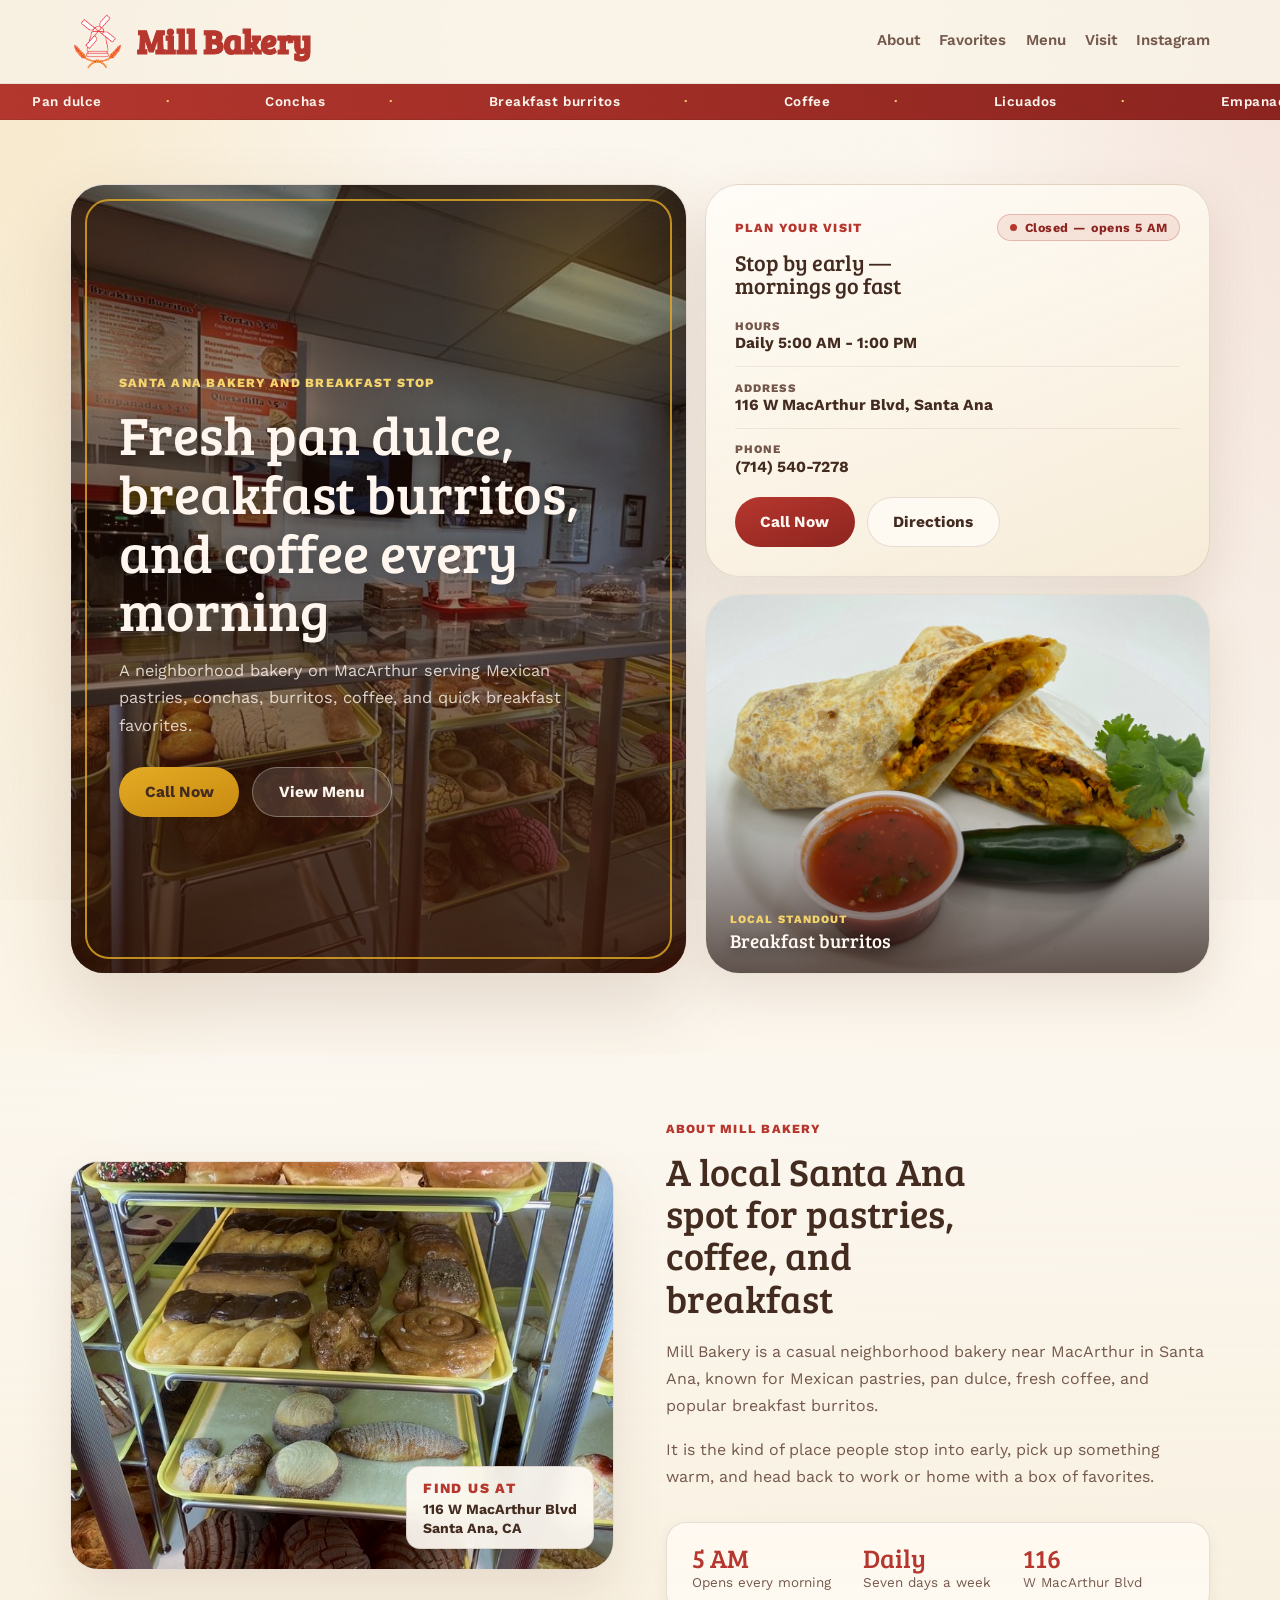
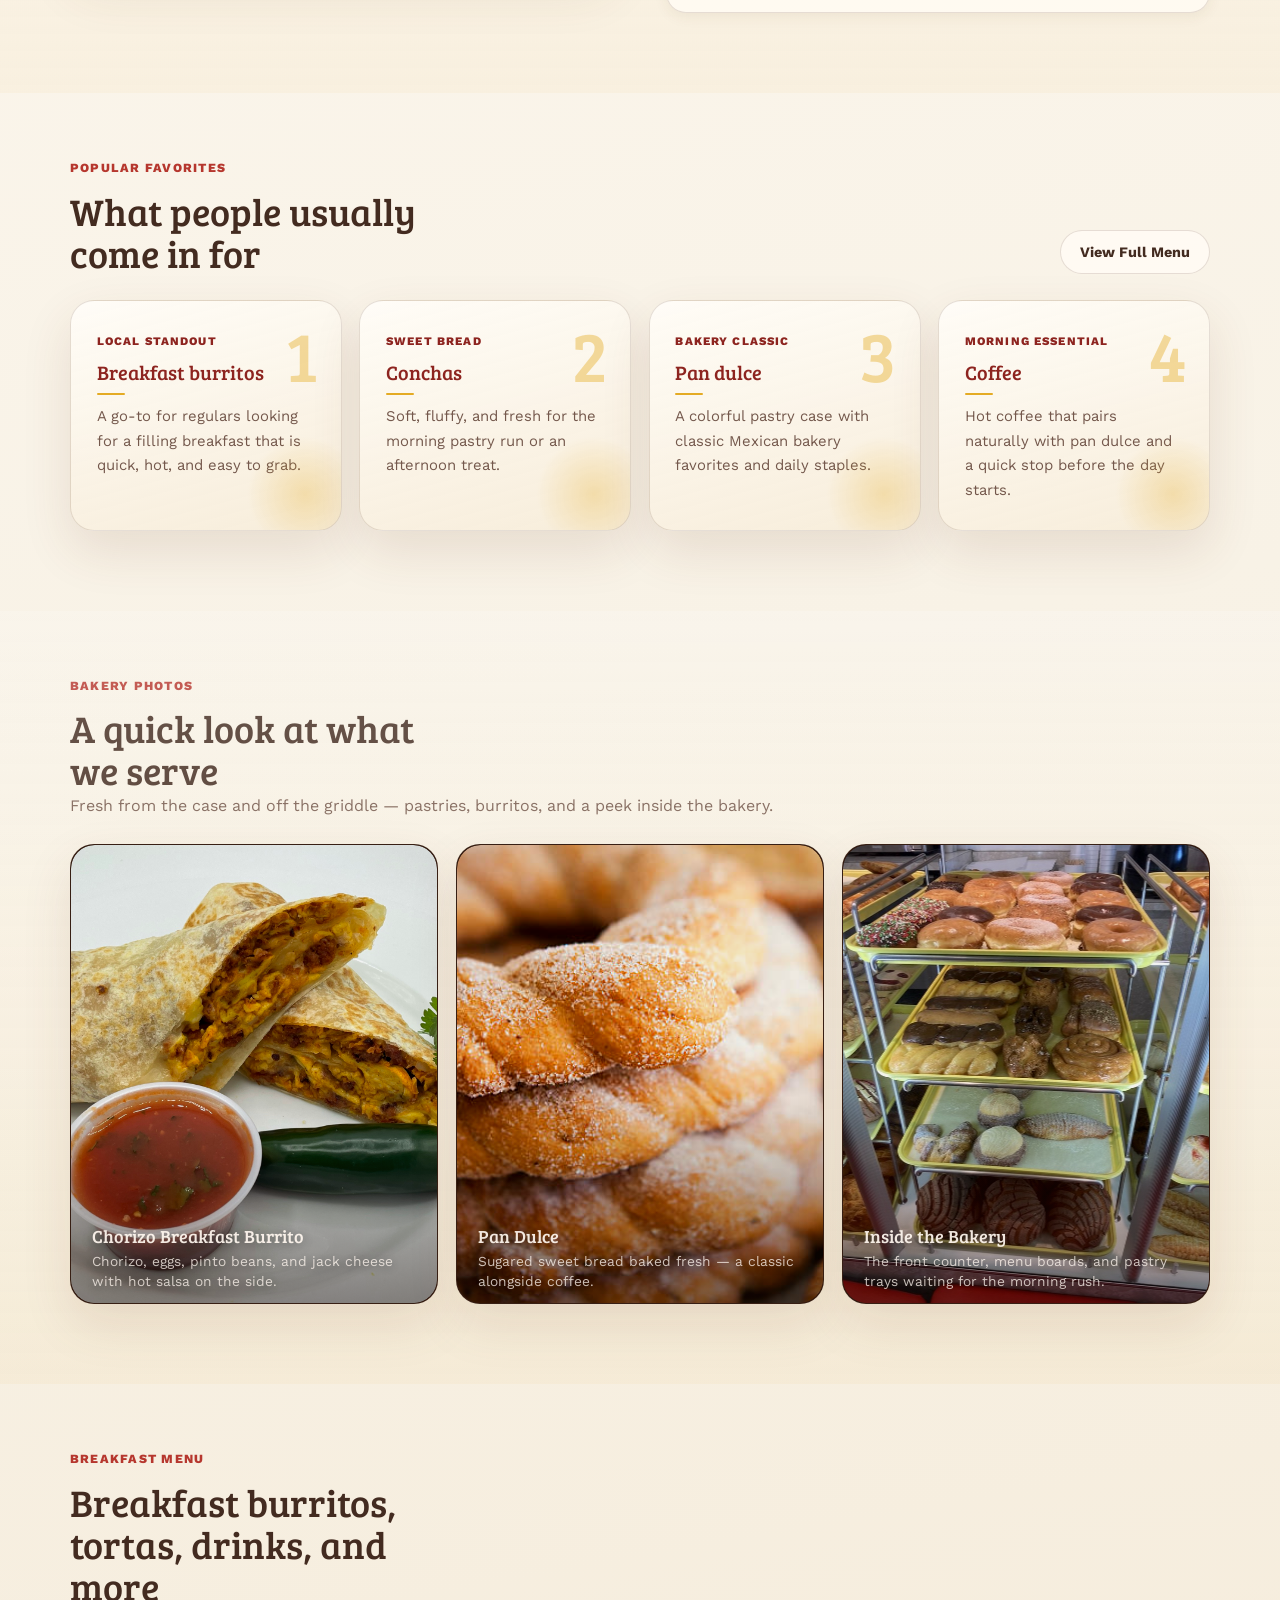
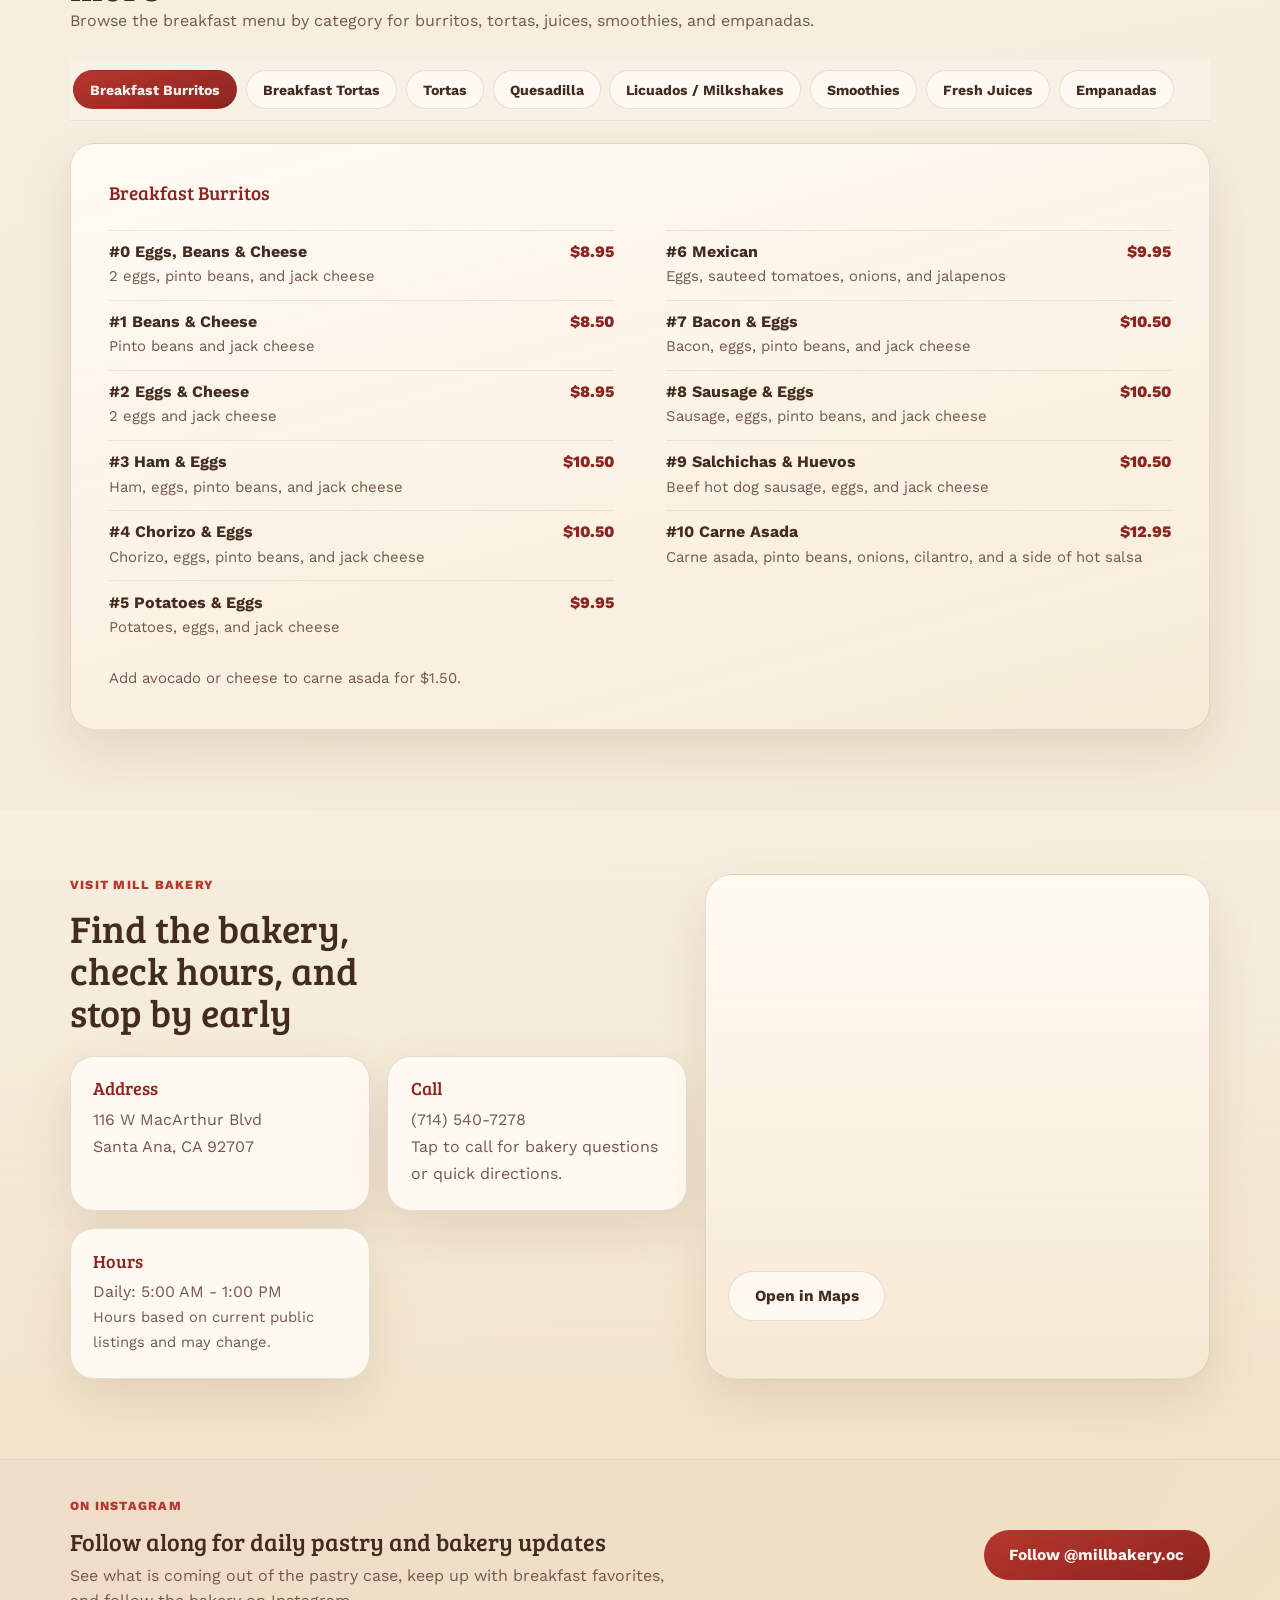
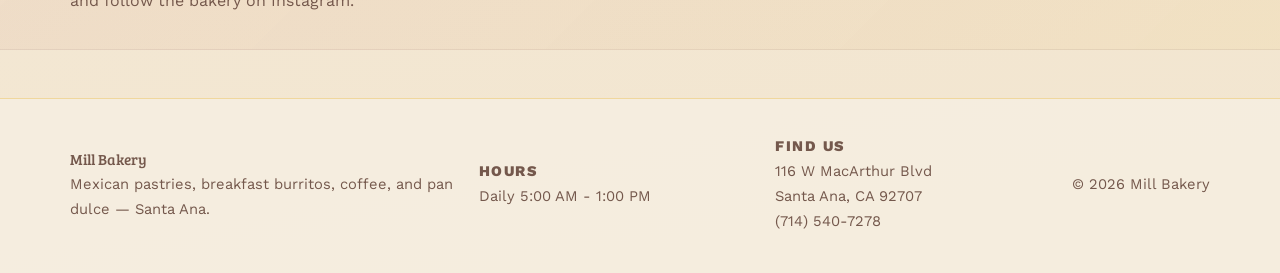
<file: index.html>
<!DOCTYPE html>
<html lang="en">
  <head>
    <meta charset="UTF-8" />
    <meta name="viewport" content="width=device-width, initial-scale=1.0" />
    <!-- Google tag (gtag.js) -->
    <script async src="https://www.googletagmanager.com/gtag/js?id=G-RXDNMV95S1"></script>
    <script>
      window.dataLayer = window.dataLayer || [];
      function gtag(){dataLayer.push(arguments);}
      gtag('js', new Date());
      gtag('config', 'G-RXDNMV95S1');
    </script>
    <meta
      name="description"
      content="Mill Bakery in Santa Ana serves Mexican pastries, pan dulce, breakfast burritos, coffee, and fresh morning favorites."
    />
    <title>Mill Bakery | Santa Ana Bakery and Breakfast Burritos</title>
    <link rel="preconnect" href="https://fonts.googleapis.com" />
    <link rel="preconnect" href="https://fonts.gstatic.com" crossorigin />
    <link
      href="https://fonts.googleapis.com/css2?family=Bree+Serif&family=Work+Sans:wght@400;500;600;700;800&display=swap"
      rel="stylesheet"
    />
    <link rel="icon" href="assets/favicon.png" type="image/png" sizes="64x64" />
    <link rel="apple-touch-icon" href="assets/apple-touch-icon.png" />
    <link rel="icon" href="assets/favicon-512.png" sizes="512x512" />
    <link rel="stylesheet" href="styles.css" />
  </head>
  <body>
    <header class="site-header">
      <div class="container nav">
        <a class="brand" href="#top">
          <span class="brand-mark" aria-hidden="true">
            <img
              id="brand-logo-image"
              class="brand-logo-image"
              src="assets/logo-windmill-mark-2026.png"
              alt=""
              width="600"
              height="669"
            />
          </span>
          <span id="brand-name">Mill Bakery</span>
        </a>
        <button
          class="nav-toggle"
          id="nav-toggle"
          type="button"
          aria-expanded="false"
          aria-controls="primary-nav"
          aria-label="Open menu"
        >
          <span class="nav-toggle-icon" aria-hidden="true"></span>
        </button>
        <nav class="nav-links" id="primary-nav" aria-label="Primary navigation">
          <a href="#about">About</a>
          <a href="#favorites">Favorites</a>
          <a href="#menu">Menu</a>
          <a href="#visit">Visit</a>
          <a href="#instagram">Instagram</a>
        </nav>
      </div>
    </header>

    <div class="marquee" aria-hidden="true">
      <div class="marquee-track" id="marquee-track"></div>
    </div>

    <main id="top">
      <section class="hero">
        <div class="container hero-grid">
          <div class="hero-photo card-shell">
            <img
              class="hero-photo-img"
              src="assets/gallery/pastry-case.jpg"
              alt=""
            />
            <div class="hero-photo-overlay"></div>
            <div class="hero-photo-glow"></div>
            <div class="hero-photo-content">
              <p id="hero-eyebrow" class="eyebrow eyebrow-light">
                Santa Ana bakery and breakfast stop
              </p>
              <h1 id="hero-title">
                Fresh pan dulce, breakfast burritos, and coffee every morning
              </h1>
              <p id="hero-text" class="hero-text hero-text-light">
                A neighborhood bakery on MacArthur serving Mexican pastries,
                conchas, burritos, coffee, and quick breakfast favorites.
              </p>
              <div class="hero-actions">
                <a
                  id="call-now-link"
                  class="button button-gold"
                  href="tel:+17145407278"
                  >Call Now</a
                >
                <a class="button button-glass" href="#menu">View Menu</a>
              </div>
            </div>
          </div>

          <aside class="hero-aside">
            <div class="visit-card card-shell">
              <div class="visit-card-head">
                <p id="hero-badge-label" class="eyebrow">Plan your visit</p>
                <div
                  class="status-badge"
                  id="status-badge"
                  role="status"
                  aria-live="polite"
                >
                  <span class="status-dot"></span>
                  <span class="status-text"></span>
                </div>
              </div>
              <h2 id="hero-badge-title" class="visit-card-title">
                Stop by early — mornings go fast
              </h2>
              <div class="visit-info">
                <div class="visit-info-row">
                  <span class="visit-info-label">Hours</span>
                  <strong id="hero-stat-hours">Daily 5:00 AM – 1:00 PM</strong>
                </div>
                <div class="visit-info-row">
                  <span class="visit-info-label">Address</span>
                  <strong id="hero-stat-address"
                    >116 W MacArthur Blvd, Santa Ana</strong
                  >
                </div>
                <div class="visit-info-row">
                  <span class="visit-info-label">Phone</span>
                  <strong id="hero-stat-phone">(714) 540-7278</strong>
                </div>
              </div>
              <div class="visit-actions">
                <a
                  id="visit-call-link"
                  class="button button-primary"
                  href="tel:+17145407278"
                  >Call Now</a
                >
                <a
                  id="directions-link"
                  class="button button-secondary"
                  href="https://maps.google.com/?q=116+W+MacArthur+Blvd+Santa+Ana+CA+92707"
                  target="_blank"
                  rel="noreferrer"
                  >Directions</a
                >
              </div>
            </div>

            <div class="burrito-card card-shell">
              <img
                class="burrito-img"
                src="assets/gallery/burrito-chorizo.jpg"
                alt="Chorizo breakfast burrito with salsa"
              />
              <div class="burrito-overlay"></div>
              <div class="burrito-content">
                <span class="eyebrow eyebrow-light eyebrow-sm"
                  >Local standout</span
                >
                <p class="burrito-title">Breakfast burritos</p>
              </div>
            </div>
          </aside>
        </div>
      </section>

      <section class="section section-soft" id="about">
        <div class="container about-grid reveal-stagger">
          <div class="about-photo-card card-shell">
            <img
              class="about-photo-img"
              src="assets/gallery/storefront-counter.jpg"
              alt="Inside Mill Bakery"
            />
            <div class="about-photo-badge">
              <p class="eyebrow eyebrow-sm">Find us at</p>
              <p>116 W MacArthur Blvd<br />Santa Ana, CA</p>
            </div>
          </div>
          <div class="about-copy">
            <p class="eyebrow">About Mill Bakery</p>
            <h2 id="about-title">
              A local Santa Ana spot for pastries, coffee, and breakfast
            </h2>
            <p id="about-copy-1" class="section-copy">
              Mill Bakery is a casual neighborhood bakery near MacArthur in
              Santa Ana, known for Mexican pastries, pan dulce, fresh coffee,
              and popular breakfast burritos.
            </p>
            <p id="about-copy-2" class="section-copy">
              It is the kind of place people stop into early, pick up something
              warm, and head back to work or home with a box of favorites.
            </p>
            <div class="about-stats">
              <div>
                <p class="stat-value">5 AM</p>
                <p class="stat-text">Opens every morning</p>
              </div>
              <div>
                <p class="stat-value">Daily</p>
                <p class="stat-text">Seven days a week</p>
              </div>
              <div>
                <p class="stat-value">116</p>
                <p class="stat-text">W MacArthur Blvd</p>
              </div>
            </div>
          </div>
        </div>
      </section>

      <section class="section" id="favorites">
        <div class="container">
          <div class="section-heading section-heading-row">
            <div>
              <p class="eyebrow">Popular favorites</p>
              <h2>What people usually come in for</h2>
            </div>
            <a class="button button-secondary button-compact" href="#menu"
              >View Full Menu</a
            >
          </div>

          <div id="favorites-grid" class="card-grid reveal-stagger"></div>
        </div>
      </section>

      <section class="section section-soft" id="gallery">
        <div class="container">
          <div class="section-heading">
            <p class="eyebrow">Bakery Photos</p>
            <h2 id="gallery-title">A quick look inside Mill Bakery</h2>
            <p id="gallery-text" class="section-copy">
              Fresh pastry trays, coffee, and the bakery counter all in one place.
            </p>
          </div>
          <div id="gallery-grid" class="image-grid reveal-stagger"></div>
        </div>
      </section>

      <section class="section" id="menu">
        <div class="container">
          <div class="section-heading">
            <p class="eyebrow">Breakfast Menu</p>
            <h2 id="menu-title">Breakfast burritos, tortas, drinks, and more</h2>
            <p id="menu-text" class="section-copy">
              Browse the breakfast menu by category for burritos, tortas,
              juices, smoothies, and empanadas.
            </p>
          </div>
          <div id="menu-tabs" class="menu-tabs" aria-label="Menu categories"></div>
          <div id="menu-grid" class="menu-grid"></div>
        </div>
      </section>

      <section class="section section-soft" id="visit">
        <div class="container visit-grid reveal-stagger">
          <div class="visit-copy">
            <p class="eyebrow">Visit Mill Bakery</p>
            <h2 id="visit-title">
              Find the bakery, check hours, and stop by early
            </h2>

            <div class="info-list">
              <div class="info-card">
                <h3>Address</h3>
                <p id="address-line-1">116 W MacArthur Blvd</p>
                <p id="address-line-2">Santa Ana, CA 92707</p>
              </div>

              <div class="info-card">
                <h3>Call</h3>
                <p><a id="phone-link" href="tel:+17145407278">(714) 540-7278</a></p>
                <p id="phone-help-text">
                  Tap to call for bakery questions or quick directions.
                </p>
              </div>

              <div class="info-card">
                <h3>Hours</h3>
                <p id="hours-display">Daily: 5:00 AM - 1:00 PM</p>
                <p id="hours-note" class="fine-print">
                  Hours based on current public listings and may change.
                </p>
              </div>
            </div>
          </div>

          <div class="map-card card-shell">
            <iframe
              id="map-frame"
              class="map-frame"
              title="Mill Bakery map"
              loading="lazy"
              referrerpolicy="no-referrer-when-downgrade"
              src="https://www.google.com/maps?q=116+W+MacArthur+Blvd,+Santa+Ana,+CA+92707&z=15&output=embed"
            ></iframe>
            <div class="map-actions">
              <a
                id="open-maps-link"
                class="button button-secondary"
                href="https://maps.google.com/?q=116+W+MacArthur+Blvd+Santa+Ana+CA+92707"
                target="_blank"
                rel="noreferrer"
                >Open in Maps</a
              >
            </div>
          </div>
        </div>
      </section>

      <section class="ig-strip reveal" id="instagram">
        <div class="container ig-strip-inner">
          <div>
            <p class="eyebrow">On Instagram</p>
            <p id="instagram-title" class="ig-strip-title">
              Follow along for daily pastry and bakery updates
            </p>
            <p id="instagram-text" class="ig-strip-text">
              See what is coming out of the pastry case, keep up with breakfast
              favorites, and follow the bakery on Instagram.
            </p>
          </div>
          <a
            id="instagram-link"
            class="button button-primary"
            href="https://www.instagram.com/millbakery.oc/"
            target="_blank"
            rel="noreferrer"
            >Follow @millbakery.oc</a
          >
        </div>
      </section>
    </main>

    <footer class="site-footer">
      <div class="container footer-grid">
        <div>
          <p id="footer-brand" class="footer-brand">Mill Bakery</p>
          <p id="footer-tagline">
            Mexican pastries, breakfast burritos, coffee, and pan dulce — Santa Ana.
          </p>
        </div>
        <div>
          <p class="eyebrow eyebrow-sm">Hours</p>
          <p id="footer-hours">Daily 5:00 AM – 1:00 PM</p>
        </div>
        <div>
          <p class="eyebrow eyebrow-sm">Find us</p>
          <p id="footer-address">116 W MacArthur Blvd<br />Santa Ana, CA 92707</p>
          <p>
            <a id="footer-phone" href="tel:+17145407278">(714) 540-7278</a>
          </p>
        </div>
        <p class="footer-copy">
          &copy; <span id="year"></span> Mill Bakery
        </p>
      </div>
    </footer>

    <script src="script.js"></script>
  </body>
</html>
</file>
<file: styles.css>
:root {
  --cream: #f8f2e6;
  --cream-deep: #efe3cc;
  --card: rgba(255, 251, 244, 0.92);
  --text: #432b20;
  --muted: #74584c;
  --red: #b6372e;
  --red-deep: #8d241f;
  --gold: #e4ab24;
  --gold-soft: #f4d36d;
  --line: rgba(116, 88, 76, 0.18);
  --shadow: 0 20px 50px rgba(106, 61, 33, 0.12);
  --shadow-lg: 0 32px 72px rgba(106, 61, 33, 0.16);
  --radius-lg: 34px;
  --radius-md: 24px;
  --radius-sm: 999px;
  --container: 1140px;
}

*,
*::before,
*::after {
  box-sizing: border-box;
}

html {
  scroll-behavior: smooth;
}

body {
  margin: 0;
  min-width: 320px;
  font-family: "Work Sans", sans-serif;
  color: var(--text);
  overflow-x: hidden;
  position: relative;
  background:
    radial-gradient(ellipse 60% 40% at 0% 0%, rgba(228, 171, 36, 0.18) 0%, transparent 60%),
    radial-gradient(ellipse 50% 35% at 100% 0%, rgba(182, 55, 46, 0.1) 0%, transparent 55%),
    linear-gradient(170deg, #fffaf3 0%, #f8f2e6 45%, #f2e5cf 100%);
}

body::before {
  content: "";
  position: fixed;
  inset: 0;
  pointer-events: none;
  z-index: 0;
  opacity: 0.06;
  mix-blend-mode: multiply;
  background-image: url("data:image/svg+xml;utf8,<svg viewBox='0 0 200 200' xmlns='http://www.w3.org/2000/svg'><filter id='n'><feTurbulence type='fractalNoise' baseFrequency='0.85' numOctaves='2' stitchTiles='stitch'/><feColorMatrix values='0 0 0 0 0.18 0 0 0 0 0.13 0 0 0 0 0.08 0 0 0 0.7 0'/></filter><rect width='100%25' height='100%25' filter='url(%23n)'/></svg>");
  background-size: 220px 220px;
}

@media (prefers-reduced-motion: reduce) {
  body::before {
    opacity: 0.04;
  }
}

a {
  color: inherit;
  text-decoration: none;
}

iframe {
  border: 0;
}

.container {
  width: min(calc(100% - 2rem), var(--container));
  margin: 0 auto;
}

/* ---------- Header ---------- */

.site-header {
  position: sticky;
  top: 0;
  z-index: 30;
  backdrop-filter: blur(16px);
  background: rgba(248, 242, 230, 0.84);
  border-bottom: 1px solid rgba(116, 88, 76, 0.1);
}

.nav {
  position: relative;
  display: flex;
  align-items: center;
  justify-content: space-between;
  gap: 1rem;
  padding: 0.9rem 0;
}

.nav-links {
  display: flex;
  flex-wrap: wrap;
  justify-content: flex-end;
  gap: 1.2rem;
  color: var(--muted);
  font-weight: 600;
  font-size: 0.94rem;
}

.nav-links a {
  padding-bottom: 2px;
  border-bottom: 2px solid transparent;
  transition: color 150ms ease, border-color 150ms ease;
}

.nav-links a:hover,
.nav-links a:focus-visible {
  color: var(--red);
  border-bottom-color: var(--red);
}

.nav-toggle {
  display: none;
  width: 44px;
  height: 44px;
  align-items: center;
  justify-content: center;
  background: transparent;
  border: 1px solid var(--line);
  border-radius: 12px;
  cursor: pointer;
  color: var(--red);
}

.nav-toggle-icon,
.nav-toggle-icon::before,
.nav-toggle-icon::after {
  display: block;
  width: 20px;
  height: 2px;
  background: currentColor;
  border-radius: 2px;
  position: relative;
}

.nav-toggle-icon::before,
.nav-toggle-icon::after {
  content: "";
  position: absolute;
  left: 0;
}

.nav-toggle-icon::before {
  top: -6px;
}

.nav-toggle-icon::after {
  top: 6px;
}

@media (max-width: 639px) {
  .nav-toggle {
    display: inline-flex;
  }

  .nav-links {
    position: absolute;
    top: calc(100% + 0.4rem);
    right: 0;
    left: auto;
    min-width: 200px;
    flex-direction: column;
    align-items: stretch;
    gap: 0;
    padding: 0.5rem 0;
    background: rgba(255, 251, 244, 0.97);
    backdrop-filter: blur(14px);
    border: 1px solid var(--line);
    border-radius: 16px;
    box-shadow: var(--shadow);
    display: none;
  }

  .nav-links.is-open {
    display: flex;
  }

  .nav-links a {
    padding: 0.7rem 1.1rem;
    border-bottom: 0;
  }

  .nav-links a:hover,
  .nav-links a:focus-visible {
    color: var(--red);
    background: rgba(228, 171, 36, 0.12);
    border-bottom-color: transparent;
  }
}

.brand {
  display: inline-flex;
  align-items: center;
  gap: 0.65rem;
  font-family: "Bree Serif", serif;
  font-size: 1.75rem;
  font-weight: 900;
  letter-spacing: 0.005em;
  color: var(--red);
  line-height: 1;
  -webkit-text-stroke: 0.035em currentColor;
  paint-order: stroke fill;
}

@media (min-width: 720px) {
  .brand {
    font-size: 2.05rem;
    gap: 0.8rem;
  }
}

.brand-mark {
  display: inline-flex;
  align-items: center;
  justify-content: center;
  width: 2.8rem;
  height: 2.8rem;
  flex: 0 0 auto;
}

@media (min-width: 720px) {
  .brand-mark {
    width: 3.4rem;
    height: 3.4rem;
  }
}

.brand-logo-image {
  width: 100%;
  height: 100%;
  display: block;
  object-fit: contain;
  object-position: center;
  image-rendering: -webkit-optimize-contrast;
}

/* ---------- Marquee ---------- */

.marquee {
  background: linear-gradient(90deg, var(--red), var(--red-deep));
  overflow: hidden;
  padding: 0.62rem 0;
  border-bottom: 1px solid rgba(0, 0, 0, 0.08);
}

.marquee-track {
  display: flex;
  width: max-content;
  animation: marquee 52s linear infinite;
}

.marquee-track span {
  color: #fff7ef;
  font-weight: 600;
  font-size: 0.84rem;
  letter-spacing: 0.04em;
  white-space: nowrap;
  padding: 0 2rem;
}

.marquee-track .marquee-dot {
  color: var(--gold-soft);
  margin-left: 2rem;
}

@keyframes marquee {
  0% { transform: translateX(0); }
  100% { transform: translateX(-50%); }
}

@media (max-width: 720px) {
  .marquee-track {
    animation-duration: 64s;
  }
}

@media (prefers-reduced-motion: reduce) {
  .marquee-track {
    animation: none;
  }
}

/* ---------- Scroll reveal ---------- */

.reveal {
  opacity: 0;
  transform: translateY(28px);
  transition:
    opacity 900ms cubic-bezier(0.22, 0.61, 0.36, 1),
    transform 900ms cubic-bezier(0.22, 0.61, 0.36, 1);
  will-change: opacity, transform;
}

.reveal.is-visible {
  opacity: 1;
  transform: translateY(0);
}

.reveal-stagger > * {
  opacity: 0;
  transform: translateY(28px);
  transition:
    opacity 900ms cubic-bezier(0.22, 0.61, 0.36, 1),
    transform 900ms cubic-bezier(0.22, 0.61, 0.36, 1);
}

.reveal-stagger.is-visible > *:nth-child(1) {
  transition-delay: 0ms;
}
.reveal-stagger.is-visible > *:nth-child(2) {
  transition-delay: 140ms;
}
.reveal-stagger.is-visible > *:nth-child(3) {
  transition-delay: 280ms;
}
.reveal-stagger.is-visible > *:nth-child(4) {
  transition-delay: 420ms;
}
.reveal-stagger.is-visible > *:nth-child(5) {
  transition-delay: 560ms;
}
.reveal-stagger.is-visible > *:nth-child(6) {
  transition-delay: 700ms;
}

.reveal-stagger.is-visible > * {
  opacity: 1;
  transform: translateY(0);
}

@media (prefers-reduced-motion: reduce) {
  .reveal,
  .reveal-stagger > * {
    opacity: 1;
    transform: none;
    transition: none;
  }
}

/* ---------- Sections + shared ---------- */

.hero,
.section {
  padding: 2.5rem 0 3.5rem;
}

.hero-grid,
.about-grid,
.card-grid,
.image-grid,
.menu-grid,
.visit-grid,
.footer-grid,
.info-list {
  display: grid;
  gap: 1.1rem;
}

.card-shell,
.item-card,
.info-card {
  background: var(--card);
  border: 1px solid var(--line);
  box-shadow: var(--shadow);
}

.card-shell {
  position: relative;
  border-radius: var(--radius-lg);
  overflow: hidden;
}

.hero-photo::before {
  content: "";
  position: absolute;
  inset: 14px;
  border: 2px solid rgba(228, 171, 36, 0.8);
  border-radius: calc(var(--radius-lg) - 10px);
  pointer-events: none;
  z-index: 3;
}

.eyebrow {
  display: inline-flex;
  flex-wrap: wrap;
  max-width: 100%;
  margin: 0 0 0.9rem;
  color: var(--red);
  font-weight: 800;
  font-size: 0.78rem;
  letter-spacing: 0.1em;
  text-transform: uppercase;
}

@media (min-width: 720px) {
  .eyebrow {
    white-space: nowrap;
  }
}

.eyebrow-sm {
  font-size: 0.7rem;
  margin-bottom: 0.3rem;
}

.eyebrow-light {
  color: var(--gold-soft);
}

h1,
h2,
h3,
.footer-brand {
  margin: 0;
  font-family: "Bree Serif", serif;
  line-height: 1.1;
  font-weight: 400;
}

h1 {
  font-size: clamp(1.85rem, 4.5vw, 3.4rem);
  max-width: 16ch;
  line-height: 1.08;
}

h2 {
  font-size: clamp(1.7rem, 3vw, 2.5rem);
  max-width: 18ch;
  color: var(--text);
}

h3 {
  font-size: 1.2rem;
  color: var(--red-deep);
  margin-bottom: 0.45rem;
}

.section-copy,
.item-card p,
.info-card p,
.site-footer p {
  margin: 0;
  color: var(--muted);
  line-height: 1.7;
}

/* ---------- Buttons ---------- */

.button {
  display: inline-flex;
  align-items: center;
  justify-content: center;
  min-height: 50px;
  padding: 0.88rem 1.6rem;
  border-radius: var(--radius-sm);
  font-weight: 700;
  font-size: 0.97rem;
  cursor: pointer;
  transition:
    transform 180ms ease,
    background-color 180ms ease,
    color 180ms ease,
    border-color 180ms ease,
    box-shadow 180ms ease;
}

.button:hover,
.button:focus-visible {
  transform: translateY(-1px);
}

.button-primary {
  background: linear-gradient(160deg, var(--red), var(--red-deep));
  color: #fff7ef;
  border: 0;
}

.button-secondary {
  border: 1px solid var(--line);
  background: rgba(255, 251, 244, 0.88);
  color: var(--text);
}

.button-secondary:hover,
.button-secondary:focus-visible {
  border-color: rgba(182, 55, 46, 0.3);
  color: var(--red);
}

.button-gold {
  background: linear-gradient(160deg, var(--gold), #c98a10);
  color: var(--text);
  border: 0;
}

.button-glass {
  background: rgba(255, 251, 244, 0.14);
  color: #fff7ef;
  border: 1px solid rgba(255, 251, 244, 0.32);
  backdrop-filter: blur(8px);
}

.button-compact {
  min-height: 44px;
  padding: 0.7rem 1.2rem;
  font-size: 0.9rem;
}

/* ---------- Hero photo card ---------- */

.hero-photo {
  position: relative;
  min-height: 460px;
  box-shadow: var(--shadow-lg);
  border-radius: var(--radius-lg);
  overflow: hidden;
}

@media (min-width: 640px) {
  .hero-photo {
    min-height: 540px;
  }
}

@media (min-width: 960px) {
  .hero-photo {
    min-height: 680px;
  }
}

.hero-photo-img {
  position: absolute;
  inset: -4%;
  width: 108%;
  height: 108%;
  object-fit: cover;
  object-position: center 30%;
  z-index: 0;
  filter: saturate(1.08) contrast(1.06) brightness(0.94);
  transform-origin: center;
  animation: ken-burns 22s ease-in-out infinite alternate;
}

@keyframes ken-burns {
  0% {
    transform: scale(1) translate(0, 0);
  }
  100% {
    transform: scale(1.08) translate(-1.5%, -1%);
  }
}

@media (prefers-reduced-motion: reduce) {
  .hero-photo-img {
    animation: none;
  }
}

.hero-photo-overlay {
  position: absolute;
  inset: 0;
  z-index: 1;
  background:
    radial-gradient(ellipse 130% 95% at 50% 40%, transparent 35%, rgba(20, 7, 0, 0.55) 92%),
    linear-gradient(
      170deg,
      rgba(35, 12, 4, 0.55) 0%,
      rgba(45, 18, 8, 0.45) 45%,
      rgba(70, 28, 12, 0.85) 100%
    );
}

.hero-photo-glow {
  position: absolute;
  top: -60px;
  right: -60px;
  width: 320px;
  height: 320px;
  border-radius: 50%;
  background: radial-gradient(circle, rgba(228, 171, 36, 0.24), transparent 65%);
  z-index: 2;
  pointer-events: none;
}

.hero-photo-content {
  position: relative;
  z-index: 4;
  padding: 1.6rem 1.9rem;
  display: flex;
  flex-direction: column;
  justify-content: flex-end;
  min-height: 460px;
}

@media (min-width: 640px) {
  .hero-photo-content {
    padding: 2.2rem 2.2rem;
    min-height: 540px;
  }
}

@media (min-width: 960px) {
  .hero-photo-content {
    min-height: 680px;
    padding: 3rem;
  }
}

.hero-photo-content > * {
  opacity: 0;
  transform: translateY(14px);
  animation: hero-rise 1100ms cubic-bezier(0.2, 0.7, 0.2, 1) forwards;
}

.hero-photo-content > *:nth-child(1) { animation-delay: 200ms; }
.hero-photo-content > *:nth-child(2) { animation-delay: 360ms; }
.hero-photo-content > *:nth-child(3) { animation-delay: 520ms; }
.hero-photo-content > *:nth-child(4) { animation-delay: 680ms; }

@keyframes hero-rise {
  to {
    opacity: 1;
    transform: translateY(0);
  }
}

@media (prefers-reduced-motion: reduce) {
  .hero-photo-content > * {
    opacity: 1;
    transform: none;
    animation: none;
  }
}

.hero-photo-content h1 {
  color: #fff7ef;
  text-shadow: 0 2px 18px rgba(0, 0, 0, 0.35);
  margin-bottom: 1.1rem;
}

.hero-text-light {
  color: rgba(255, 247, 239, 0.82);
  margin: 0 0 1.7rem;
  max-width: 100%;
  font-size: 1rem;
  line-height: 1.6;
  overflow-wrap: break-word;
}

@media (min-width: 720px) {
  .hero-text-light {
    max-width: 48ch;
    font-size: 1.02rem;
    line-height: 1.7;
  }
}

.hero-actions {
  display: flex;
  flex-wrap: wrap;
  gap: 0.8rem;
}

.hero-pills {
  display: flex;
  flex-wrap: wrap;
  gap: 0.6rem;
  padding: 0;
  margin: 1.4rem 0 0;
  list-style: none;
}

.hero-pills li {
  padding: 0.5rem 0.9rem;
  border-radius: var(--radius-sm);
  background: rgba(255, 251, 244, 0.12);
  border: 1px solid rgba(255, 251, 244, 0.2);
  color: rgba(255, 247, 239, 0.88);
  font-weight: 600;
  font-size: 0.85rem;
  backdrop-filter: blur(6px);
}

/* ---------- Hero aside (visit + burrito) ---------- */

.hero-aside {
  display: flex;
  flex-direction: column;
  gap: 1.1rem;
}

.visit-card {
  position: relative;
  padding: 1.8rem;
  background:
    linear-gradient(160deg, rgba(255, 252, 247, 0.97), rgba(246, 235, 214, 0.9));
  border-radius: var(--radius-lg);
}

.visit-card > * {
  position: relative;
  z-index: 2;
}

.visit-card .visit-card-title {
  font-size: 1.35rem;
  margin-bottom: 1.3rem;
  color: var(--text);
}

.visit-card-head {
  display: flex;
  flex-direction: column;
  align-items: flex-start;
  gap: 0.55rem;
  margin-bottom: 0.6rem;
}

@media (min-width: 720px) {
  .visit-card-head {
    flex-direction: row;
    align-items: center;
    justify-content: space-between;
    gap: 0.8rem;
    flex-wrap: wrap;
  }
}

.visit-card-head .eyebrow {
  margin-bottom: 0;
}

.visit-info {
  display: grid;
  gap: 0.85rem;
}

.visit-info-row {
  display: flex;
  flex-direction: column;
  gap: 0.1rem;
  padding-bottom: 0.85rem;
  border-bottom: 1px solid rgba(116, 88, 76, 0.1);
}

.visit-info-row:last-child {
  border-bottom: 0;
  padding-bottom: 0;
}

.visit-info-label {
  display: inline-flex;
  font-size: 0.72rem;
  font-weight: 800;
  letter-spacing: 0.1em;
  text-transform: uppercase;
  color: var(--muted);
}

.visit-info-row strong {
  color: var(--text);
  font-weight: 700;
  font-size: 0.97rem;
}

.visit-actions {
  display: flex;
  gap: 0.75rem;
  margin-top: 1.3rem;
  flex-wrap: wrap;
}

.status-badge {
  display: inline-flex;
  align-items: center;
  gap: 0.5rem;
  padding: 0.32rem 0.75rem;
  border-radius: var(--radius-sm);
  border: 1px solid transparent;
  font-weight: 700;
  font-size: 0.78rem;
  letter-spacing: 0.04em;
}

.status-dot {
  width: 7px;
  height: 7px;
  border-radius: 50%;
  display: inline-block;
}

.status-badge.is-open {
  background: rgba(76, 140, 74, 0.12);
  border-color: rgba(76, 140, 74, 0.3);
  color: #2d6e2b;
}

.status-badge.is-open .status-dot {
  background: #4a9648;
}

.status-badge.is-closing-soon {
  background: rgba(228, 171, 36, 0.15);
  border-color: rgba(228, 171, 36, 0.4);
  color: #8a6600;
}

.status-badge.is-closing-soon .status-dot {
  background: var(--gold);
}

.status-badge.is-closed {
  background: rgba(182, 55, 46, 0.1);
  border-color: rgba(182, 55, 46, 0.25);
  color: var(--red-deep);
}

.status-badge.is-closed .status-dot {
  background: var(--red);
}

.burrito-card {
  position: relative;
  flex: 1;
  min-height: 170px;
  border-radius: var(--radius-lg);
  overflow: hidden;
  box-shadow: var(--shadow);
}

.burrito-img {
  width: 100%;
  height: 100%;
  min-height: 170px;
  object-fit: cover;
  object-position: 65% 40%;
  display: block;
  filter: saturate(1.06) contrast(1.04) brightness(0.96);
}

.burrito-overlay {
  position: absolute;
  inset: 0;
  background: linear-gradient(0deg, rgba(35, 12, 4, 0.68) 0%, transparent 55%);
  z-index: 1;
}

.burrito-content {
  position: absolute;
  bottom: 1.3rem;
  left: 1.5rem;
  right: 1.5rem;
  z-index: 2;
}

.burrito-title {
  font-family: "Bree Serif", serif;
  color: #fff7ef;
  font-size: 1.2rem;
  line-height: 1.2;
  text-shadow: 0 2px 10px rgba(0, 0, 0, 0.4);
  margin: 0;
}

.burrito-content .eyebrow {
  margin-bottom: 0.2rem;
}

/* ---------- About ---------- */

.section-soft {
  position: relative;
}

.section-soft::before {
  content: "";
  position: absolute;
  inset: 0;
  background: linear-gradient(180deg, rgba(255, 255, 255, 0.2), rgba(228, 171, 36, 0.05));
  pointer-events: none;
}

.about-grid {
  position: relative;
  z-index: 1;
  align-items: center;
  gap: 2.4rem;
}

.about-photo-card {
  position: relative;
  border-radius: 28px;
  overflow: hidden;
  box-shadow: var(--shadow);
}

.about-photo-img {
  width: 100%;
  aspect-ratio: 4 / 3;
  object-fit: cover;
  display: block;
  filter: saturate(1.06) contrast(1.04) brightness(0.96);
}

.about-photo-badge {
  position: absolute;
  bottom: 1.2rem;
  right: 1.2rem;
  z-index: 4;
  background: rgba(255, 251, 244, 0.92);
  backdrop-filter: blur(10px);
  border: 1px solid var(--line);
  border-radius: 14px;
  padding: 0.7rem 1rem;
}

.about-photo-badge p {
  margin: 0;
  color: var(--text);
  font-weight: 700;
  font-size: 0.88rem;
  line-height: 1.3;
}

.about-photo-badge p.eyebrow {
  color: var(--red);
  font-weight: 800;
  margin-bottom: 0.2rem;
}

.about-copy h2 {
  margin-bottom: 1.2rem;
}

.about-copy .section-copy + .section-copy {
  margin-top: 1rem;
}

.about-stats {
  display: flex;
  gap: 2rem;
  margin-top: 2rem;
  padding: 1.4rem 1.6rem;
  background: rgba(255, 251, 244, 0.85);
  border: 1px solid var(--line);
  border-radius: 20px;
  box-shadow: 0 4px 14px rgba(106, 61, 33, 0.07);
  flex-wrap: wrap;
}

.about-stats > div {
  min-width: 0;
}

.stat-value {
  font-family: "Bree Serif", serif;
  font-size: 1.6rem;
  color: var(--red);
  line-height: 1;
  margin: 0;
}

.stat-text {
  color: var(--muted);
  font-size: 0.84rem;
  margin: 0.25rem 0 0;
}

/* ---------- Favorites ---------- */

.section-heading {
  margin-bottom: 1.6rem;
}

.section-heading-row {
  display: flex;
  justify-content: space-between;
  align-items: flex-end;
  gap: 1rem;
  flex-wrap: wrap;
}

.card-grid {
  grid-template-columns: repeat(1, minmax(0, 1fr));
}

.item-card {
  position: relative;
  overflow: hidden;
  background:
    linear-gradient(165deg, rgba(255, 252, 247, 0.97), rgba(246, 236, 216, 0.88));
  border-radius: var(--radius-md);
  padding: 1.8rem 1.6rem 1.7rem;
  transition: transform 180ms ease, box-shadow 180ms ease;
  min-height: 200px;
}

.item-card::after {
  content: "";
  position: absolute;
  right: -24px;
  bottom: -24px;
  width: 120px;
  height: 120px;
  border-radius: 50%;
  background: radial-gradient(circle, rgba(228, 171, 36, 0.28), transparent 68%);
  pointer-events: none;
}

.item-card:hover {
  transform: translateY(-3px);
  box-shadow: 0 28px 60px rgba(106, 61, 33, 0.16);
}

.item-card:active {
  transform: translateY(-1px) scale(0.985);
  transition: transform 90ms ease;
}

.item-card .item-number {
  position: absolute;
  top: 1rem;
  right: 1.4rem;
  font-family: "Bree Serif", serif;
  font-size: 4.5rem;
  line-height: 1;
  color: rgba(228, 171, 36, 0.42);
  user-select: none;
}

.item-card h3::after {
  content: "";
  display: block;
  width: 28px;
  height: 2px;
  background: var(--gold);
  border-radius: 2px;
  margin-top: 0.6rem;
}

.item-card .item-badge {
  display: inline-flex;
  font-size: 0.72rem;
  font-weight: 800;
  letter-spacing: 0.1em;
  text-transform: uppercase;
  color: var(--red-deep);
  margin: 0 0 0.85rem;
}

.item-card h3 {
  font-size: 1.25rem;
  color: var(--red-deep);
  margin: 0 0 0.6rem;
  position: relative;
}

.item-card p {
  color: var(--muted);
  line-height: 1.65;
  font-size: 0.93rem;
  position: relative;
}

/* ---------- Gallery ---------- */

.image-grid {
  grid-template-columns: repeat(1, minmax(0, 1fr));
}

.image-card {
  margin: 0;
  position: relative;
  overflow: hidden;
  border-radius: var(--radius-md);
  border: 1px solid var(--line);
  background: #2a1208;
  box-shadow: var(--shadow);
  transition: transform 260ms cubic-bezier(0.22, 0.61, 0.36, 1), box-shadow 260ms ease;
}

.image-card:hover {
  transform: translateY(-4px);
  box-shadow: 0 28px 60px rgba(106, 61, 33, 0.18);
}

.image-card:active {
  transform: translateY(-1px) scale(0.985);
  transition: transform 90ms ease;
}

.image-card-frame {
  overflow: hidden;
}

.image-card img {
  display: block;
  width: 100%;
  aspect-ratio: 16 / 9;
  object-fit: cover;
  transition: transform 1200ms cubic-bezier(0.22, 0.61, 0.36, 1);
  background: linear-gradient(180deg, rgba(228, 171, 36, 0.16), rgba(182, 55, 46, 0.08));
  filter: saturate(1.06) contrast(1.05) brightness(0.95);
}

.image-card:hover img {
  transform: scale(1.07);
}

@media (min-width: 720px) {
  .image-card img {
    aspect-ratio: 4 / 5;
  }
}

.image-card-frame {
  position: relative;
  overflow: hidden;
  border-radius: var(--radius-md);
}

.image-card-frame::after {
  content: "";
  position: absolute;
  inset: 0;
  background: linear-gradient(180deg, transparent 55%, rgba(20, 8, 2, 0.55) 100%);
  opacity: 0.85;
  pointer-events: none;
  z-index: 1;
}

.image-card figcaption {
  position: absolute;
  left: 0;
  right: 0;
  bottom: 0;
  padding: 1rem 1.3rem 1.2rem;
  background: transparent;
  color: #fff7ef;
  z-index: 2;
  transform: translateY(8px);
  opacity: 0.92;
  transition: transform 420ms cubic-bezier(0.22, 0.61, 0.36, 1), opacity 420ms ease;
}

.image-card:hover figcaption {
  transform: translateY(0);
  opacity: 1;
}

.image-card figcaption h3 {
  color: #fff7ef;
  font-size: 1.15rem;
  margin-bottom: 0.25rem;
  text-shadow: 0 2px 12px rgba(0, 0, 0, 0.5);
}

.image-card figcaption p {
  color: rgba(255, 247, 239, 0.82);
  font-size: 0.86rem;
  line-height: 1.5;
  text-shadow: 0 2px 10px rgba(0, 0, 0, 0.45);
}

.image-card h3 {
  margin-bottom: 0.4rem;
  line-height: 1.25;
}

.image-card p {
  margin: 0;
  line-height: 1.55;
}

.image-card.is-empty img {
  opacity: 0;
}

.image-card.is-empty .image-placeholder {
  display: grid;
}

.image-placeholder {
  display: none;
  place-items: center;
  aspect-ratio: 4 / 3;
  background:
    linear-gradient(135deg, rgba(228, 171, 36, 0.16), rgba(182, 55, 46, 0.08)),
    repeating-linear-gradient(
      45deg,
      rgba(255, 255, 255, 0.4),
      rgba(255, 255, 255, 0.4) 12px,
      rgba(255, 255, 255, 0.2) 12px,
      rgba(255, 255, 255, 0.2) 24px
    );
  color: var(--red);
  font-family: "Bree Serif", serif;
  font-size: 1.1rem;
}

/* ---------- Menu ---------- */

.menu-grid {
  grid-template-columns: repeat(1, minmax(0, 1fr));
}

.menu-tabs {
  display: flex;
  flex-wrap: nowrap;
  gap: 0.55rem;
  margin: 0 -1rem 1.4rem;
  position: sticky;
  top: 84px;
  z-index: 5;
  padding: 0.65rem 1rem;
  background: rgba(248, 242, 230, 0.94);
  backdrop-filter: blur(10px);
  border-bottom: 1px solid rgba(116, 88, 76, 0.1);
  overflow-x: auto;
  scrollbar-width: none;
  -webkit-overflow-scrolling: touch;
}

@media (min-width: 720px) {
  .menu-tabs {
    top: 72px;
    margin: 0 0 1.4rem;
    padding: 0.65rem 0.2rem;
  }
}

.menu-tabs::-webkit-scrollbar {
  display: none;
}

.menu-tab {
  flex: 0 0 auto;
}

@media (min-width: 720px) {
  .menu-tabs {
    flex-wrap: wrap;
  }
}

.menu-tab {
  appearance: none;
  border: 1px solid rgba(116, 88, 76, 0.16);
  background: rgba(255, 251, 244, 0.86);
  color: var(--text);
  border-radius: var(--radius-sm);
  padding: 0.65rem 1rem;
  font: inherit;
  font-weight: 700;
  font-size: 0.88rem;
  cursor: pointer;
  transition:
    transform 180ms ease,
    background-color 180ms ease,
    color 180ms ease,
    border-color 180ms ease;
}

.menu-tab:hover,
.menu-tab:focus-visible {
  transform: translateY(-1px);
  border-color: rgba(182, 55, 46, 0.3);
  color: var(--red);
}

.menu-tab.is-active {
  background: linear-gradient(160deg, var(--red), var(--red-deep));
  border-color: transparent;
  color: #fff7ef;
}

.menu-card {
  background:
    linear-gradient(165deg, rgba(255, 251, 245, 0.97), rgba(246, 235, 214, 0.9));
  border: 1px solid var(--line);
  box-shadow: var(--shadow);
  padding: 1.35rem;
  border-radius: var(--radius-md);
  align-self: start;
}

.menu-card-header {
  display: flex;
  align-items: flex-start;
  justify-content: space-between;
  gap: 1rem;
  margin-bottom: 0.9rem;
}

.menu-card-header h3 {
  margin-bottom: 0.4rem;
}

.menu-card-price {
  white-space: nowrap;
  color: var(--red);
  font-family: "Bree Serif", serif;
  font-size: 1.35rem;
}

.menu-card-copy,
.menu-note,
.menu-item-details {
  margin: 0;
  color: var(--muted);
  line-height: 1.65;
  font-size: 0.93rem;
}

.menu-list {
  display: grid;
  gap: 0.75rem;
  padding: 0;
  margin: 1rem 0 0;
  list-style: none;
}

.menu-list li {
  display: grid;
  gap: 0.2rem;
  padding-top: 0.75rem;
  border-top: 1px solid rgba(116, 88, 76, 0.12);
}

.menu-list li:first-child {
  padding-top: 0;
  border-top: 0;
}

.menu-item-line {
  display: flex;
  align-items: flex-start;
  justify-content: space-between;
  gap: 1rem;
}

.menu-item-line strong {
  color: var(--text);
  flex: 1;
  min-width: 0;
}

.menu-item-price {
  white-space: nowrap;
  color: var(--red-deep);
  font-weight: 800;
  flex-shrink: 0;
}

.menu-note {
  margin-top: 1rem;
}

/* ---------- Visit ---------- */

.visit-grid {
  position: relative;
  z-index: 1;
  align-items: start;
}

.info-list {
  margin-top: 1.4rem;
}

.info-card {
  border-radius: var(--radius-md);
  padding: 1.4rem;
}

.info-card h3 {
  font-size: 1.1rem;
}

.fine-print {
  font-size: 0.92rem;
}

.map-card {
  position: relative;
  background:
    linear-gradient(180deg, rgba(255, 251, 244, 0.94), rgba(245, 233, 211, 0.9));
  border-radius: 28px;
  overflow: hidden;
}

.map-frame {
  width: 100%;
  min-height: 380px;
  display: block;
}

.map-actions {
  padding: 1rem 1.4rem 1.4rem;
}

/* ---------- Instagram strip ---------- */

.ig-strip {
  margin: 0 0 3rem;
  background: linear-gradient(135deg, rgba(182, 55, 46, 0.06), rgba(228, 171, 36, 0.08));
  border-top: 1px solid rgba(116, 88, 76, 0.1);
  border-bottom: 1px solid rgba(116, 88, 76, 0.1);
  padding: 2.2rem 0;
}

.ig-strip-inner {
  display: flex;
  align-items: center;
  justify-content: space-between;
  gap: 1.5rem;
  flex-wrap: wrap;
}

.ig-strip-title {
  font-family: "Bree Serif", serif;
  font-size: 1.5rem;
  color: var(--text);
  line-height: 1.2;
  margin: 0 0 0.4rem;
}

.ig-strip-text {
  color: var(--muted);
  line-height: 1.6;
  margin: 0;
  max-width: 60ch;
}

/* ---------- Footer ---------- */

.site-footer {
  padding: 2.2rem 0 2.4rem;
  border-top: 1px solid rgba(228, 171, 36, 0.35);
  background: rgba(248, 242, 230, 0.65);
}

.footer-grid {
  gap: 1rem;
  align-items: center;
}

.footer-brand {
  font-size: 1.7rem;
  color: var(--red);
  margin-bottom: 0.25rem;
}

.footer-copy {
  color: var(--muted);
  font-size: 0.84rem;
}

.site-footer p {
  font-size: 0.92rem;
  margin: 0;
}

.site-footer a:hover,
.site-footer a:focus-visible,
.info-card a:hover,
.info-card a:focus-visible {
  color: var(--red);
}

/* ---------- Responsive ---------- */

@media (min-width: 720px) {
  .card-grid {
    grid-template-columns: repeat(2, minmax(0, 1fr));
  }

  /* Only one category card shows at a time, so let it span the full width
     and flow its items into two roomy columns (desktop menu spacing). */
  .menu-grid {
    grid-template-columns: minmax(0, 1fr);
  }

  .menu-card {
    padding: clamp(1.8rem, 3vw, 2.6rem);
  }

  .menu-list {
    display: block;
    columns: 2;
    column-gap: 2.75rem;
    margin-top: 1.25rem;
  }

  .menu-list li {
    break-inside: avoid;
    padding: 0.7rem 0;
    border-top: 1px solid rgba(116, 88, 76, 0.12);
  }

  .menu-list li:first-child {
    padding-top: 0.7rem;
    border-top: 1px solid rgba(116, 88, 76, 0.12);
  }

  .image-grid {
    grid-template-columns: repeat(3, minmax(0, 1fr));
  }

  .info-list {
    grid-template-columns: repeat(2, minmax(0, 1fr));
  }

  .footer-grid {
    grid-template-columns: 1.4fr 1fr 1fr auto;
  }
}

@media (min-width: 960px) {
  .hero,
  .section {
    padding: 4rem 0 5rem;
  }

  .hero-grid,
  .visit-grid {
    grid-template-columns: minmax(0, 1.1fr) minmax(340px, 0.9fr);
    align-items: stretch;
  }

  .about-grid {
    grid-template-columns: 1fr 1fr;
    gap: 3.2rem;
  }

  .card-grid {
    grid-template-columns: repeat(4, minmax(0, 1fr));
  }

  /* Keep the active menu card full-width; widen the gap between item columns. */
  .menu-grid {
    grid-template-columns: minmax(0, 1fr);
  }

  .menu-list {
    column-gap: 3.25rem;
  }
}

@media (max-width: 719px) {
  .visit-card,
  .info-card {
    padding: 1.5rem;
  }

  .about-stats {
    gap: 1.2rem;
    padding: 1.2rem;
  }
}
</file>
